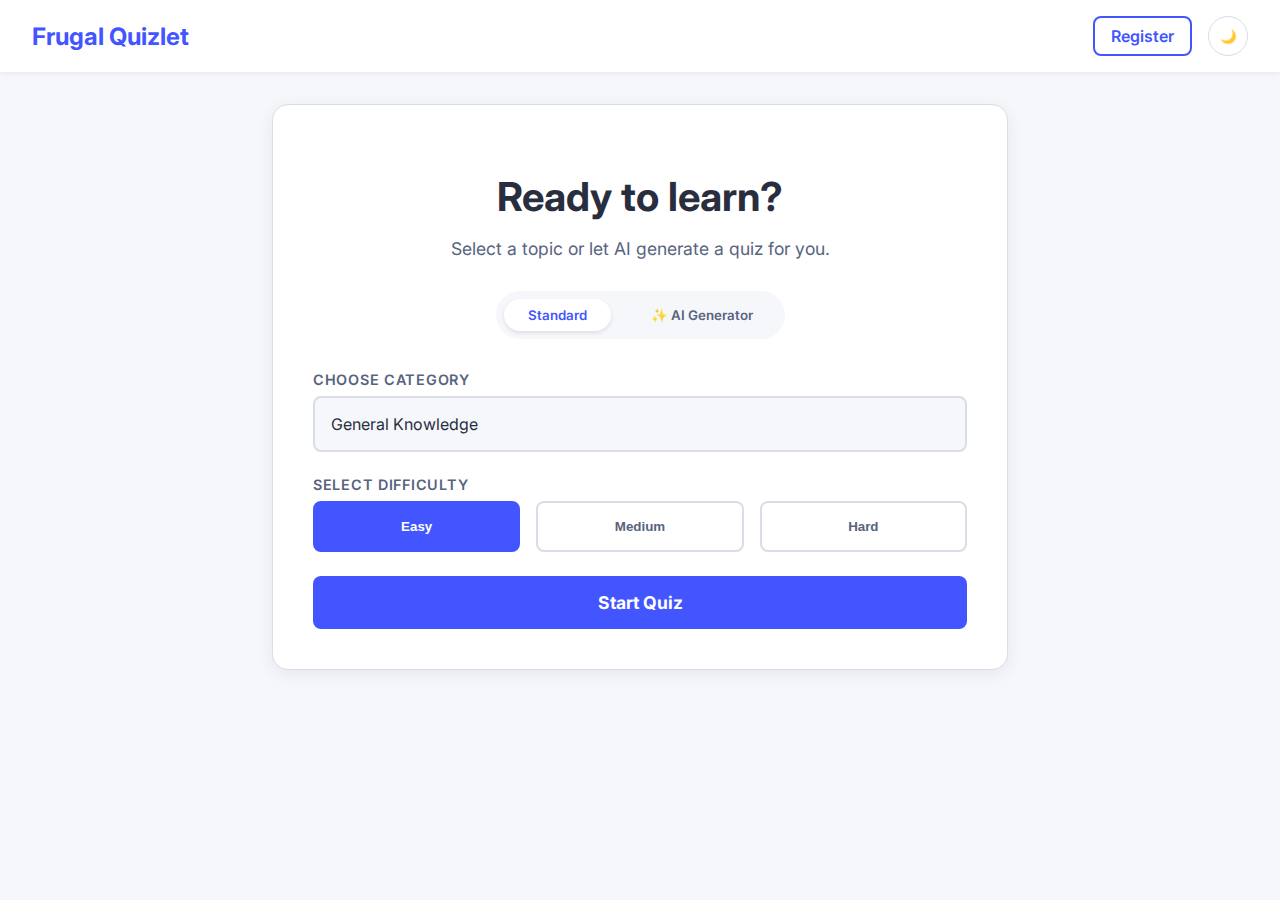
<file: index.html>
<!DOCTYPE html>
<html lang="en">

<head>
    <meta charset="UTF-8">
    <meta name="viewport" content="width=device-width, initial-scale=1.0">
    <title>Frugal Quizlet | Start</title>
    <link rel="stylesheet" href="style.css">
</head>

<body>
    <header>
        <div class="logo">Frugal Quizlet</div>
        <div class="header-controls">
            <a href="form.html" class="nav-btn">Register</a>
            <button id="theme-toggle" class="theme-toggle">🌙</button>
        </div>
    </header>

    <div class="container">
        <div class="card">
            <h3 id="user-greeting" style="color: var(--primary); margin-bottom: 1rem;"></h3>

            <!-- Auth Section (Shown if not logged in) -->
            <div id="auth-section" style="display: none; text-align: center;">
                <h2>Welcome to Frugal Quizlet</h2>
                <p class="description">Please create an account to start taking quizzes.</p>
                <a href="form.html" class="btn-primary" style="display: inline-block; max-width: 300px;">Register
                    Now</a>
            </div>

            <!-- Quiz Content (Shown if logged in) -->
            <div id="quiz-content">
                <h1>Ready to learn?</h1>
                <p class="description">Select a topic or let AI generate a quiz for you.</p>

                <!-- Mode Toggles -->
                <div class="mode-toggle">
                    <button class="mode-btn active" data-mode="standard">Standard</button>
                    <button class="mode-btn" data-mode="ai">✨ AI Generator</button>
                </div>

                <!-- Standard Mode -->
                <div id="mode-standard" class="mode-content">
                    <div class="form-group">
                        <label for="category-select">Choose Category</label>
                        <select id="category-select" data-test="category-dropdown">
                            <option value="General">General Knowledge</option>
                            <option value="Tech">Technology</option>
                            <option value="Aptitude">Aptitude</option>
                        </select>
                    </div>

                    <div class="form-group">
                        <label>Select Difficulty</label>
                        <div class="btn-group">
                            <button class="difficulty-btn selected" data-value="easy"
                                data-test="diff-easy">Easy</button>
                            <button class="difficulty-btn" data-value="medium" data-test="diff-medium">Medium</button>
                            <button class="difficulty-btn" data-value="hard" data-test="diff-hard">Hard</button>
                        </div>
                    </div>
                </div>

                <!-- AI Mode -->
                <div id="mode-ai" class="mode-content" style="display: none;">
                    <div class="form-group">
                        <label for="ai-topic">Enter Topic</label>
                        <input type="text" id="ai-topic"
                            placeholder="e.g. Quantum Physics, Taylor Swift, 19th Century Art" class="input-field"
                            data-test="ai-topic">
                    </div>
                    <div class="form-group">
                        <label for="ai-key">API Key (Optional)</label>
                        <input type="password" id="ai-key" placeholder="Enter Gemini/OpenAI Key (Leave empty for Demo)"
                            class="input-field" data-test="ai-key">
                        <small style="color: var(--text-secondary); display: block; margin-top: 0.5rem;">
                            If empty, we'll simulate AI generation for testing.
                        </small>
                    </div>
                </div>

                <button id="start-btn" class="btn-primary" data-test="start-quiz-btn">Start Quiz</button>
                <div id="loading-spinner" class="spinner" style="display: none;"></div>
            </div>
        </div>
    </div>

    <script>
        // UI Logic
        const diffBtns = document.querySelectorAll('.difficulty-btn');
        let selectedDiff = 'easy';
        let currentMode = 'standard';

        // Difficulty Selection
        diffBtns.forEach(btn => {
            btn.addEventListener('click', () => {
                diffBtns.forEach(b => b.classList.remove('selected'));
                btn.classList.add('selected');
                selectedDiff = btn.dataset.value;
            });
        });

        // Mode Switching
        const modeBtns = document.querySelectorAll('.mode-btn');
        modeBtns.forEach(btn => {
            btn.addEventListener('click', () => {
                modeBtns.forEach(b => b.classList.remove('active'));
                btn.classList.add('active');
                currentMode = btn.dataset.mode;

                document.getElementById('mode-standard').style.display = currentMode === 'standard' ? 'block' : 'none';
                document.getElementById('mode-ai').style.display = currentMode === 'ai' ? 'block' : 'none';
            });
        });

        // Start Button
        const startBtn = document.getElementById('start-btn');
        startBtn.addEventListener('click', async () => {
            startBtn.disabled = true;

            if (currentMode === 'standard') {
                const category = document.getElementById('category-select').value;
                localStorage.setItem('quizConfig', JSON.stringify({ mode: 'standard', category, difficulty: selectedDiff }));
                window.location.href = 'quiz.html';
            } else {
                // AI Mode
                const topic = document.getElementById('ai-topic').value;
                const apiKey = document.getElementById('ai-key').value;

                if (!topic) {
                    alert("Please enter a topic!");
                    startBtn.disabled = false;
                    return;
                }

                // Show Loading
                startBtn.innerText = "Generating Quiz...";
                document.getElementById('loading-spinner').style.display = 'block';

                try {
                    // Pass config to quiz.html
                    localStorage.setItem('quizConfig', JSON.stringify({
                        mode: 'ai',
                        topic: topic,
                        apiKey: apiKey
                    }));

                    setTimeout(() => {
                        window.location.href = 'quiz.html';
                    }, 500);

                } catch (e) {
                    alert("Error: " + e.message);
                    startBtn.disabled = false;
                    startBtn.innerText = "Start Quiz";
                }
            }
        });

        // Theme Toggle
        const themeBtn = document.getElementById('theme-toggle');
        themeBtn.addEventListener('click', () => {
            document.body.classList.toggle('dark-mode');
        });
    </script>
    <script src="script.js"></script>
</body>

</html>
</file>
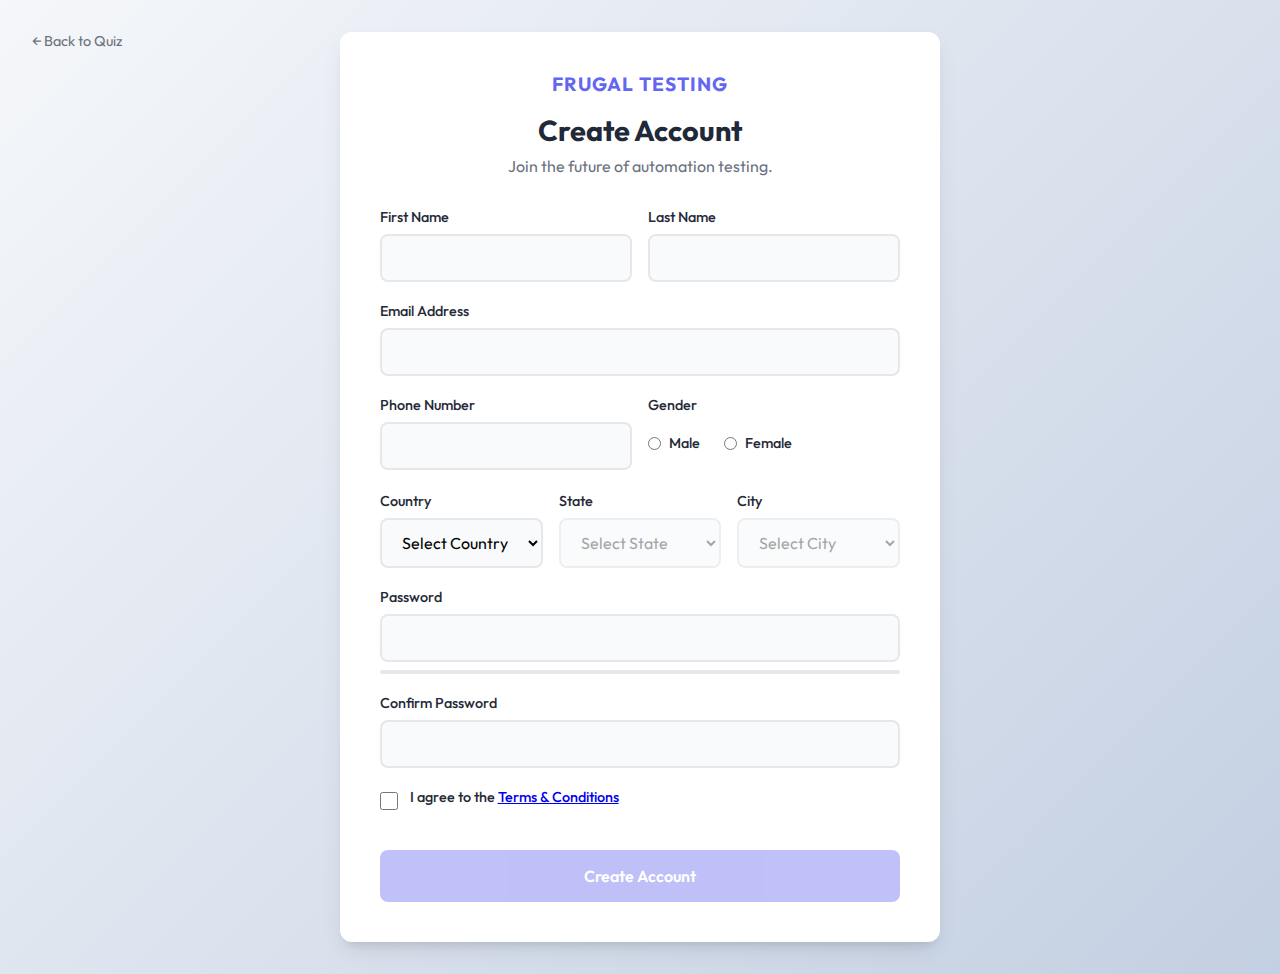
<file: form.html>
<!DOCTYPE html>
<html lang="en">

<head>
    <meta charset="UTF-8">
    <meta name="viewport" content="width=device-width, initial-scale=1.0">
    <title>Frugal Testing | Registration</title>
    <link rel="stylesheet" href="form_style.css">
    <link href="https://fonts.googleapis.com/css2?family=Outfit:wght@300;400;500;600;700&display=swap" rel="stylesheet">
</head>

<body>
    <div class="page-container">
        <div class="form-card">
            <header>
                <div class="logo">Frugal Testing</div>
                <a href="index.html" class="back-link">← Back to Quiz</a>
                <h1>Create Account</h1>
                <p>Join the future of automation testing.</p>
            </header>

            <form id="registration-form" novalidate>
                <!-- Personal Details -->
                <div class="row">
                    <div class="form-group">
                        <label for="first-name">First Name</label>
                        <input type="text" id="first-name" name="first-name" required data-test="first-name">
                        <span class="error-msg">First Name is required</span>
                    </div>
                    <div class="form-group">
                        <label for="last-name">Last Name</label>
                        <input type="text" id="last-name" name="last-name" required data-test="last-name">
                        <span class="error-msg">Last Name is required</span>
                    </div>
                </div>

                <div class="form-group">
                    <label for="email">Email Address</label>
                    <input type="email" id="email" name="email" required data-test="email">
                    <span class="error-msg">Please enter a valid email</span>
                </div>

                <div class="row">
                    <div class="form-group">
                        <label for="phone">Phone Number</label>
                        <input type="tel" id="phone" name="phone" pattern="[0-9]{10}" required data-test="phone">
                        <span class="error-msg">Valid phone number required</span>
                    </div>
                    <div class="form-group">
                        <label>Gender</label>
                        <div class="radio-group">
                            <label class="radio-label">
                                <input type="radio" name="gender" value="male" required data-test="gender-male"> Male
                            </label>
                            <label class="radio-label">
                                <input type="radio" name="gender" value="female" data-test="gender-female"> Female
                            </label>
                        </div>
                        <span class="error-msg">Please select gender</span>
                    </div>
                </div>

                <!-- Location Logic -->
                <div class="row">
                    <div class="form-group">
                        <label for="country">Country</label>
                        <select id="country" name="country" required data-test="country">
                            <option value="">Select Country</option>
                            <!-- Populated by JS -->
                        </select>
                    </div>
                    <div class="form-group">
                        <label for="state">State</label>
                        <select id="state" name="state" required disabled data-test="state">
                            <option value="">Select State</option>
                        </select>
                    </div>
                    <div class="form-group">
                        <label for="city">City</label>
                        <select id="city" name="city" required disabled data-test="city">
                            <option value="">Select City</option>
                        </select>
                    </div>
                </div>

                <!-- Security -->
                <div class="form-group">
                    <label for="password">Password</label>
                    <input type="password" id="password" name="password" required minlength="8" data-test="password">
                    <div class="password-strength">
                        <div class="strength-bar"></div>
                        <span class="strength-text">Weak</span>
                    </div>
                </div>

                <div class="form-group">
                    <label for="confirm-password">Confirm Password</label>
                    <input type="password" id="confirm-password" name="confirm-password" required
                        data-test="confirm-password">
                    <span class="error-msg">Passwords do not match</span>
                </div>

                <!-- Terms -->
                <div class="form-group checkbox-group">
                    <input type="checkbox" id="terms" name="terms" required data-test="terms">
                    <label for="terms">I agree to the <a href="#">Terms & Conditions</a></label>
                    <span class="error-msg">You must agree to continue</span>
                </div>

                <button type="submit" id="submit-btn" class="btn-submit" disabled data-test="submit-btn">Create
                    Account</button>
            </form>

            <div id="success-message" class="success-message hidden" data-test="success-message">
                <h2>🎉 Success!</h2>
                <p>Your account has been created.</p>
                <div class="action-buttons">
                    <button id="go-to-quiz-btn" class="btn-submit">Go to Quiz</button>
                    <button id="reset-btn" class="btn-secondary">Reset Form</button>
                </div>
            </div>
        </div>
    </div>

    <script src="form_script.js"></script>
</body>

</html>
</file>
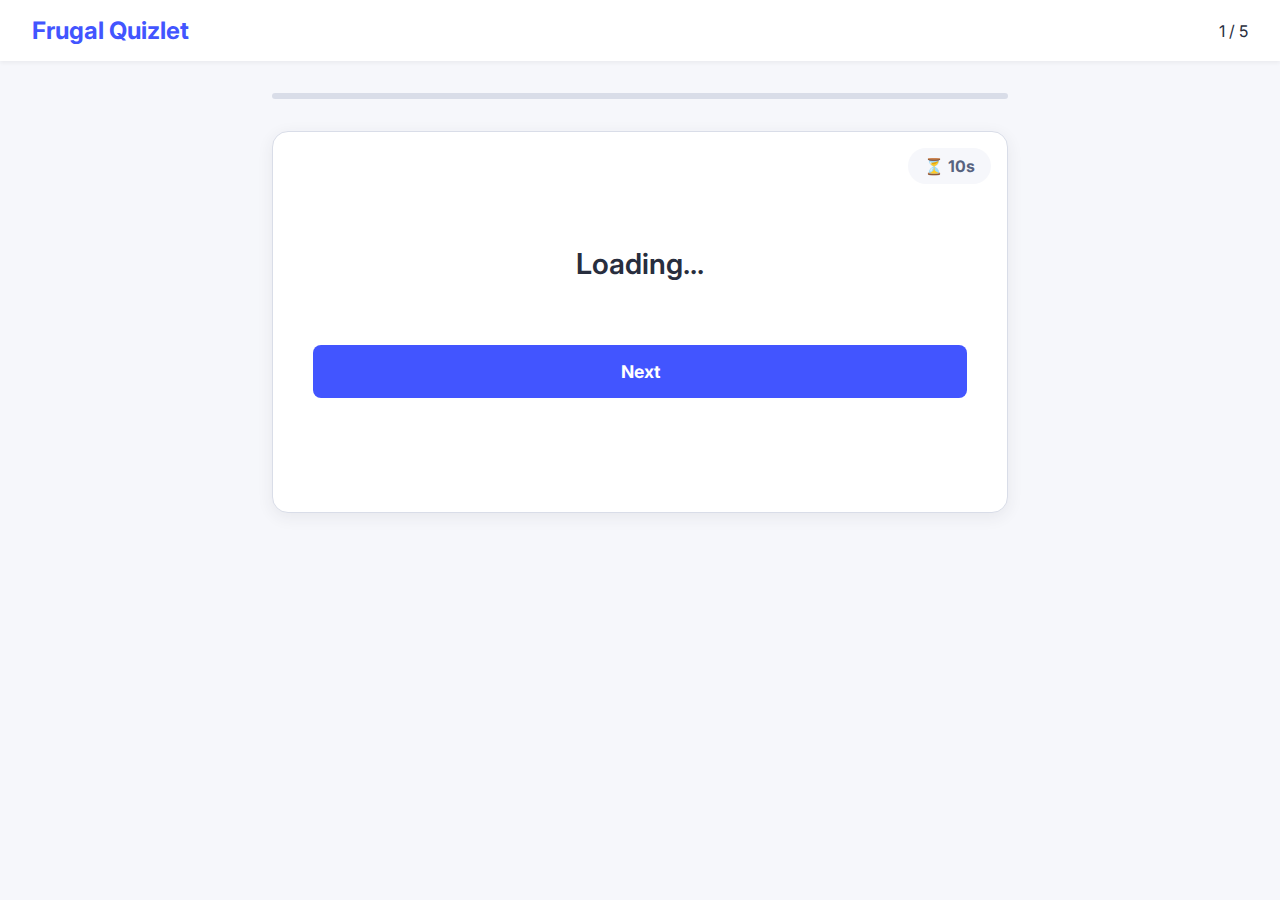
<file: quiz.html>
<!DOCTYPE html>
<html lang="en">

<head>
    <meta charset="UTF-8">
    <meta name="viewport" content="width=device-width, initial-scale=1.0">
    <title>Frugal Quizlet | Playing</title>
    <link rel="stylesheet" href="style.css">
</head>

<body>
    <header>
        <div class="logo">Frugal Quizlet</div>
        <div>
            <span id="current-q">1</span> / <span id="total-q">5</span>
        </div>
    </header>

    <div class="container">
        <div class="progress-container">
            <div id="progress-bar" class="progress-bar"></div>
        </div>

        <div class="card flashcard" style="position: relative;">
            <div class="timer-badge">
                ⏳ <span id="timer-display">10</span>s
            </div>

            <div id="question-text" class="question-text" data-test="question-text">
                Loading...
            </div>

            <div id="options-grid" class="options-grid">
                <!-- Options injected by JS -->
            </div>

            <div style="margin-top: 2rem;">
                <button id="next-btn" class="btn-primary" data-test="next-btn">Next</button>
            </div>
        </div>
    </div>

    <script src="data.js"></script>
    <script src="script.js"></script>
</body>

</html>
</file>
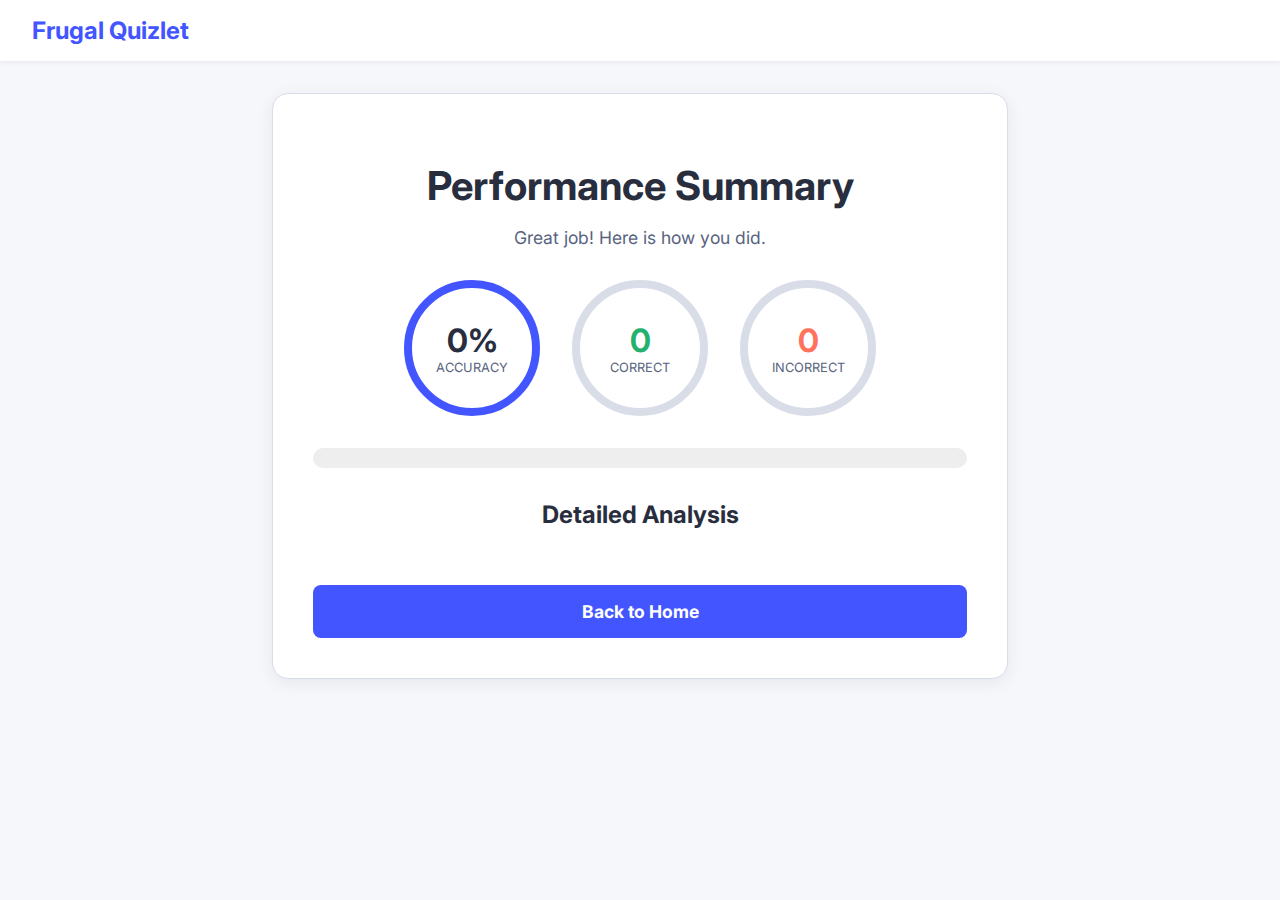
<file: result.html>
<!DOCTYPE html>
<html lang="en">

<head>
    <meta charset="UTF-8">
    <meta name="viewport" content="width=device-width, initial-scale=1.0">
    <title>Frugal Quizlet | Results</title>
    <link rel="stylesheet" href="style.css">
</head>

<body>
    <header>
        <div class="logo">Frugal Quizlet</div>
    </header>

    <div class="container">
        <div class="card">
            <h1>Performance Summary</h1>
            <p class="description">Great job! Here is how you did.</p>

            <div class="result-stats">
                <div class="stat-circle score">
                    <h3 id="percent-score">0%</h3>
                    <span>Accuracy</span>
                </div>
                <div class="stat-circle">
                    <h3 id="correct-count" style="color: var(--success-color);">0</h3>
                    <span>Correct</span>
                </div>
                <div class="stat-circle">
                    <h3 id="incorrect-count" style="color: var(--error-color);">0</h3>
                    <span>Incorrect</span>
                </div>
            </div>

            <div
                style="margin: 2rem 0; height: 20px; background: #eee; border-radius: 10px; overflow: hidden; display: flex;">
                <div id="bar-correct" style="height: 100%; background: var(--success-color); width: 0%;"></div>
                <div id="bar-wrong" style="height: 100%; background: var(--error-color); width: 0%;"></div>
            </div>

            <h2>Detailed Analysis</h2>
            <div id="breakdown" style="text-align: left;"></div>

            <button onclick="window.location.href='index.html'" class="btn-primary" style="margin-top: 2rem;">Back to
                Home</button>
        </div>
    </div>

    <script>
        const results = JSON.parse(localStorage.getItem('quizResults'));
        if (results) {
            const percentage = Math.round((results.score / results.total) * 100);
            document.getElementById('percent-score').textContent = percentage + '%';
            document.getElementById('correct-count').textContent = results.correct;
            document.getElementById('incorrect-count').textContent = results.incorrect;

            document.getElementById('bar-correct').style.width = percentage + '%';
            document.getElementById('bar-wrong').style.width = (100 - percentage) + '%';

            const container = document.getElementById('breakdown');
            results.details.forEach((item, i) => {
                const div = document.createElement('div');
                div.style.borderBottom = '1px solid var(--border-color)';
                div.style.padding = '1rem 0';
                div.innerHTML = `
                    <div style="font-weight: 600; margin-bottom: 0.5rem;">${i + 1}. ${item.question}</div>
                    <div style="font-size: 0.9rem; color: ${item.isCorrect ? 'var(--success-color)' : 'var(--error-color)'};">
                        You chose: ${item.userAnswer} ${item.isCorrect ? '✔' : '(Correct: ' + item.correctAnswer + ')'}
                    </div>
                `;
                container.appendChild(div);
            });
        }
    </script>
</body>

</html>
</file>
<file: style.css>
@import url('https://fonts.googleapis.com/css2?family=Inter:wght@400;600;700&display=swap');

:root {
  --primary-color: #4255FF;
  /* Quizlet Blue */
  --primary-hover: #3a4bda;
  --secondary-color: #3ccfcf;
  /* Teal accent */
  --bg-color: #f6f7fb;
  --card-bg: #ffffff;
  --text-main: #282e3e;
  --text-secondary: #586380;
  --border-color: #d9dde8;
  --success-color: #23b26d;
  --error-color: #ff725b;
  --card-shadow: 0 0.25rem 1rem 0 rgba(48, 53, 69, 0.08);
  --radius: 1rem;
}

body.dark-mode {
  --bg-color: #0a092d;
  --card-bg: #2e3856;
  --text-main: #ffffff;
  --text-secondary: #d9dde8;
  --border-color: #586380;
  --card-shadow: 0 0.25rem 1rem 0 rgba(0, 0, 0, 0.2);
}

body {
  font-family: 'Inter', sans-serif;
  background-color: var(--bg-color);
  color: var(--text-main);
  margin: 0;
  padding: 0;
  min-height: 100vh;
  display: flex;
  flex-direction: column;
  align-items: center;
  transition: background-color 0.3s ease;
}

/* Header */
header {
  width: 100%;
  padding: 1rem 2rem;
  background: var(--card-bg);
  box-shadow: 0 2px 4px rgba(0, 0, 0, 0.05);
  display: flex;
  justify-content: space-between;
  align-items: center;
  box-sizing: border-box;
}

.logo {
  font-weight: 700;
  font-size: 1.5rem;
  color: var(--primary-color);
}

.theme-toggle {
  background: none;
  border: 1px solid var(--border-color);
  border-radius: 50%;
  width: 40px;
  height: 40px;
  cursor: pointer;
  display: flex;
  align-items: center;
  justify-content: center;
  color: var(--text-secondary);
}

.header-controls {
  display: flex;
  align-items: center;
  gap: 1rem;
}

.nav-btn {
  text-decoration: none;
  color: var(--primary-color);
  font-weight: 600;
  padding: 0.5rem 1rem;
  border: 2px solid var(--primary-color);
  border-radius: 8px;
  transition: all 0.2s;
}

.nav-btn:hover {
  background: var(--primary-color);
  color: white;
}

/* Container */
.container {
  width: 100%;
  max-width: 800px;
  padding: 2rem;
  box-sizing: border-box;
  flex: 1;
}

/* Cards */
.card {
  background-color: var(--card-bg);
  border-radius: var(--radius);
  box-shadow: var(--card-shadow);
  padding: 2.5rem;
  text-align: center;
  border: 1px solid var(--border-color);
  /* Subtle border like Quizlet */
}

h1 {
  font-size: 2.5rem;
  margin-bottom: 1rem;
  color: var(--text-main);
}

h2 {
  font-size: 1.5rem;
  margin-bottom: 1.5rem;
}

p.description {
  color: var(--text-secondary);
  font-size: 1.1rem;
  margin-bottom: 2rem;
}

/* Form Elements */
.form-group {
  margin-bottom: 1.5rem;
  text-align: left;
}

label {
  display: block;
  font-weight: 600;
  margin-bottom: 0.5rem;
  color: var(--text-secondary);
  font-size: 0.9rem;
  text-transform: uppercase;
  letter-spacing: 0.05em;
}

select,
.input-field {
  width: 100%;
  padding: 1rem;
  border-radius: 0.5rem;
  border: 2px solid var(--border-color);
  background-color: var(--bg-color);
  color: var(--text-main);
  font-size: 1rem;
  font-family: inherit;
  appearance: none;
  cursor: pointer;
  box-sizing: border-box;
}

select:focus,
.input-field:focus {
  border-color: var(--primary-color);
  outline: none;
}

/* Mode Toggles */
.mode-toggle {
  display: flex;
  justify-content: center;
  gap: 1rem;
  margin-bottom: 2rem;
  background: var(--bg-color);
  padding: 0.5rem;
  border-radius: 2rem;
  width: fit-content;
  margin-left: auto;
  margin-right: auto;
}

.mode-btn {
  background: none;
  border: none;
  padding: 0.5rem 1.5rem;
  border-radius: 1.5rem;
  font-family: inherit;
  font-weight: 600;
  color: var(--text-secondary);
  cursor: pointer;
  transition: all 0.2s;
}

.mode-btn.active {
  background-color: var(--card-bg);
  color: var(--primary-color);
  box-shadow: 0 2px 4px rgba(0, 0, 0, 0.1);
}

.btn-group {
  display: flex;
  gap: 1rem;
}

.difficulty-btn {
  flex: 1;
  padding: 1rem;
  border: 2px solid var(--border-color);
  background: transparent;
  color: var(--text-secondary);
  border-radius: 0.5rem;
  cursor: pointer;
  font-weight: 600;
  transition: all 0.2s;
}

.difficulty-btn.selected {
  background-color: var(--primary-color);
  color: white;
  border-color: var(--primary-color);
}

.btn-primary {
  background-color: var(--primary-color);
  color: white;
  border: none;
  padding: 1rem 2.5rem;
  border-radius: 0.5rem;
  font-family: 'Inter', sans-serif;
  font-size: 1.1rem;
  font-weight: 700;
  cursor: pointer;
  transition: transform 0.1s, background-color 0.2s;
  text-decoration: none;
  display: inline-block;
  width: 100%;
  box-sizing: border-box;
}

.btn-primary:active {
  transform: scale(0.98);
}

.btn-primary:disabled {
  background-color: var(--border-color);
  cursor: not-allowed;
}


/* Quiz UI */
.flashcard {
  min-height: 300px;
  display: flex;
  flex-direction: column;
  justify-content: center;
}

.question-text {
  font-size: 1.8rem;
  font-weight: 600;
  margin-bottom: 2rem;
}

.options-grid {
  display: grid;
  grid-template-columns: 1fr 1fr;
  gap: 1rem;
}

.option-card {
  background: var(--bg-color);
  border: 2px solid var(--border-color);
  padding: 1.5rem;
  border-radius: 0.5rem;
  cursor: pointer;
  text-align: left;
  font-weight: 600;
  color: var(--text-secondary);
  transition: border-color 0.2s, background 0.2s;
}

.option-card:hover {
  border-color: var(--text-secondary);
}

.option-card.selected {
  border-color: var(--primary-color);
  background-color: rgba(66, 85, 255, 0.05);
  color: var(--primary-color);
}

/* Progress Bar */
.progress-container {
  width: 100%;
  height: 6px;
  background-color: var(--border-color);
  border-radius: 3px;
  margin-bottom: 2rem;
  overflow: hidden;
}

.progress-bar {
  height: 100%;
  background-color: var(--secondary-color);
  width: 0%;
  transition: width 0.3s ease;
}

/* Spinner */
.spinner {
  width: 40px;
  height: 40px;
  border: 4px solid rgba(66, 85, 255, 0.1);
  border-left-color: var(--primary-color);
  border-radius: 50%;
  animation: spin 1s linear infinite;
  margin: 20px auto;
}

@keyframes spin {
  to {
    transform: rotate(360deg);
  }
}

/* Timer */
.timer-badge {
  position: absolute;
  top: 1rem;
  right: 1rem;
  font-weight: 700;
  color: var(--text-secondary);
  background: var(--bg-color);
  padding: 0.5rem 1rem;
  border-radius: 2rem;
}

/* Results */
.result-stats {
  display: flex;
  justify-content: center;
  gap: 2rem;
  margin: 2rem 0;
}

.stat-circle {
  width: 120px;
  height: 120px;
  border-radius: 50%;
  border: 8px solid var(--border-color);
  display: flex;
  flex-direction: column;
  justify-content: center;
  align-items: center;
}

.stat-circle.score {
  border-color: var(--primary-color);
}

.stat-circle h3 {
  font-size: 2rem;
  margin: 0;
}

.stat-circle span {
  font-size: 0.8rem;
  text-transform: uppercase;
  color: var(--text-secondary);
}

@media (max-width: 600px) {
  .options-grid {
    grid-template-columns: 1fr;
  }

  .card {
    padding: 1.5rem;
  }

  .result-stats {
    flex-direction: column;
    align-items: center;
  }
}
</file>
<file: form_style.css>
:root {
    --primary: #6366f1;
    --primary-hover: #4f46e5;
    --bg-gradient: linear-gradient(135deg, #f5f7fa 0%, #c3cfe2 100%);
    --surface: #ffffff;
    --text-main: #1f2937;
    --text-secondary: #6b7280;
    --error: #ef4444;
    --success: #10b981;
    --border: #e5e7eb;
    --radius: 12px;
    --shadow: 0 10px 25px -5px rgba(0, 0, 0, 0.1), 0 8px 10px -6px rgba(0, 0, 0, 0.1);
}

* {
    box-sizing: border-box;
    margin: 0;
    padding: 0;
    font-family: 'Outfit', sans-serif;
}

body {
    background: var(--bg-gradient);
    min-height: 100vh;
    display: flex;
    justify-content: center;
    align-items: center;
    padding: 2rem;
}

.page-container {
    width: 100%;
    max-width: 600px;
}

.form-card {
    background: var(--surface);
    padding: 2.5rem;
    border-radius: var(--radius);
    box-shadow: var(--shadow);
    transition: transform 0.3s ease;
}

header {
    text-align: center;
    margin-bottom: 2rem;
}

header h1 {
    font-size: 1.8rem;
    color: var(--text-main);
    margin-bottom: 0.5rem;
}

header p {
    color: var(--text-secondary);
}

.logo {
    font-weight: 700;
    color: var(--primary);
    font-size: 1.2rem;
    margin-bottom: 1rem;
    text-transform: uppercase;
    letter-spacing: 1px;
}

.back-link {
    text-decoration: none;
    color: var(--text-secondary);
    font-size: 0.9rem;
    position: absolute;
    top: 2rem;
    left: 2rem;
    transition: color 0.2s;
}

.back-link:hover {
    color: var(--primary);
}

.action-buttons {
    display: flex;
    gap: 1rem;
    justify-content: center;
    margin-top: 1rem;
}

.action-buttons button {
    margin-top: 0;
    width: auto;
}

/* Form Layout */
.row {
    display: flex;
    gap: 1rem;
}

.row .form-group {
    flex: 1;
}

.form-group {
    margin-bottom: 1.25rem;
    position: relative;
}

label {
    display: block;
    font-size: 0.9rem;
    font-weight: 500;
    margin-bottom: 0.5rem;
    color: var(--text-main);
}

input[type="text"],
input[type="email"],
input[type="tel"],
input[type="password"],
select {
    width: 100%;
    padding: 0.75rem 1rem;
    border: 2px solid var(--border);
    border-radius: 8px;
    font-size: 1rem;
    transition: all 0.2s;
    background: #f9fafb;
}

input:focus,
select:focus {
    outline: none;
    border-color: var(--primary);
    background: #fff;
    box-shadow: 0 0 0 3px rgba(99, 102, 241, 0.1);
}

/* Validation States */
input.valid,
select.valid {
    border-color: var(--success);
}

input.invalid,
select.invalid {
    border-color: var(--error);
}

.error-msg {
    display: none;
    color: var(--error);
    font-size: 0.8rem;
    margin-top: 0.25rem;
}

input.invalid+.error-msg,
.radio-group.invalid+.error-msg,
.checkbox-group.invalid .error-msg {
    display: block;
}

/* Radio & Checkbox */
.radio-group {
    display: flex;
    gap: 1.5rem;
    padding: 0.75rem 0;
}

.radio-label {
    display: flex;
    align-items: center;
    gap: 0.5rem;
    cursor: pointer;
}

.checkbox-group {
    display: flex;
    align-items: center;
    gap: 0.75rem;
    margin-top: 1rem;
}

.checkbox-group input {
    width: 1.1rem;
    height: 1.1rem;
    cursor: pointer;
}

/* Password Strength */
.password-strength {
    height: 4px;
    background: #e5e7eb;
    margin-top: 0.5rem;
    border-radius: 2px;
    overflow: hidden;
    position: relative;
    display: flex;
}

.strength-bar {
    width: 0%;
    height: 100%;
    border-radius: 2px;
    transition: width 0.3s, background-color 0.3s;
}

.strength-text {
    font-size: 0.75rem;
    color: var(--text-secondary);
    margin-top: 0.25rem;
    display: block;
}

/* Buttons */
.btn-submit {
    width: 100%;
    padding: 1rem;
    background: var(--primary);
    color: white;
    border: none;
    border-radius: 8px;
    font-size: 1rem;
    font-weight: 600;
    cursor: pointer;
    transition: background 0.2s;
    margin-top: 1rem;
}

.btn-submit:hover:not(:disabled) {
    background: var(--primary-hover);
}

.btn-submit:disabled {
    background: #a5a6f6;
    cursor: not-allowed;
    opacity: 0.7;
}

.btn-secondary {
    background: white;
    color: var(--text-main);
    border: 2px solid var(--border);
    padding: 0.75rem 1.5rem;
    border-radius: 8px;
    font-weight: 500;
    cursor: pointer;
    margin-top: 1rem;
}

/* Success State */
.success-message {
    text-align: center;
    padding: 2rem;
    animation: fadeIn 0.5s ease;
}

.success-message h2 {
    color: var(--success);
    margin-bottom: 0.5rem;
}

.hidden {
    display: none;
}

@keyframes fadeIn {
    from {
        opacity: 0;
        transform: translateY(10px);
    }

    to {
        opacity: 1;
        transform: translateY(0);
    }
}

@media (max-width: 600px) {
    .row {
        flex-direction: column;
        gap: 0;
    }
}
</file>
